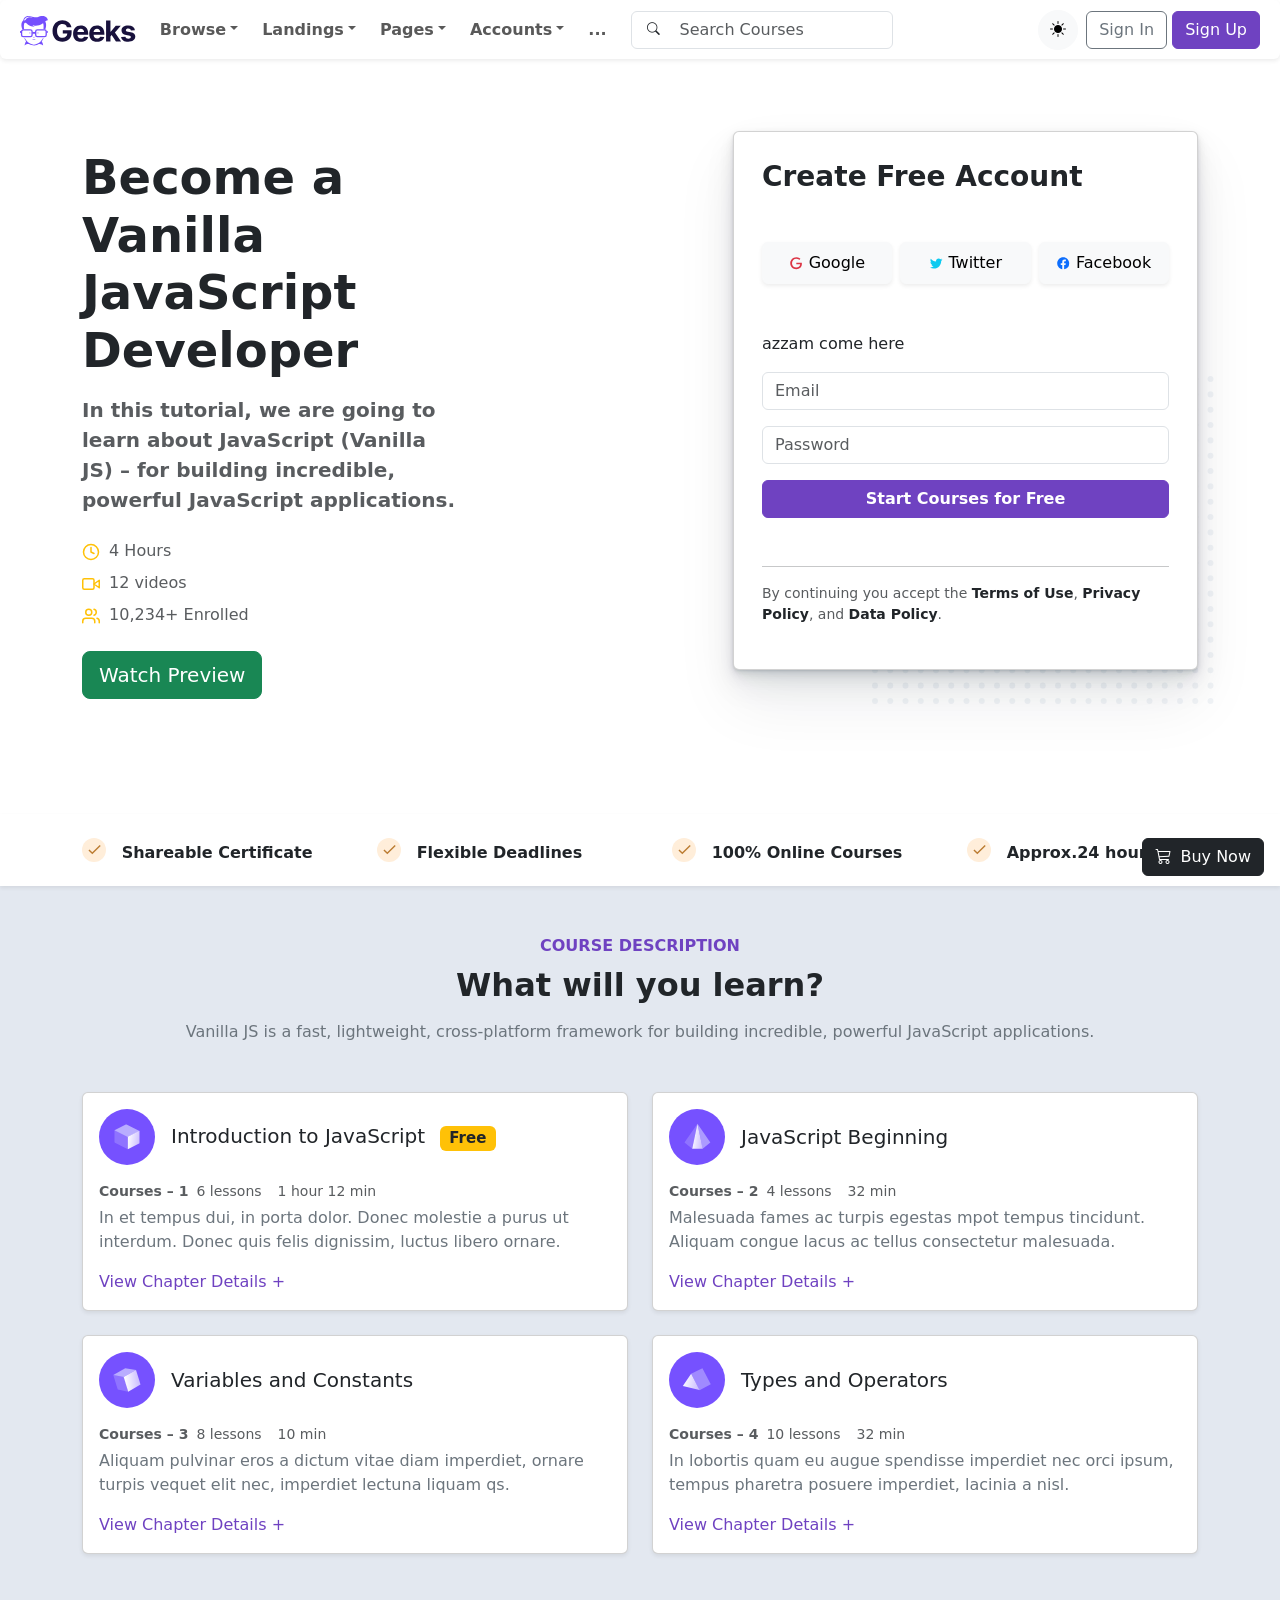
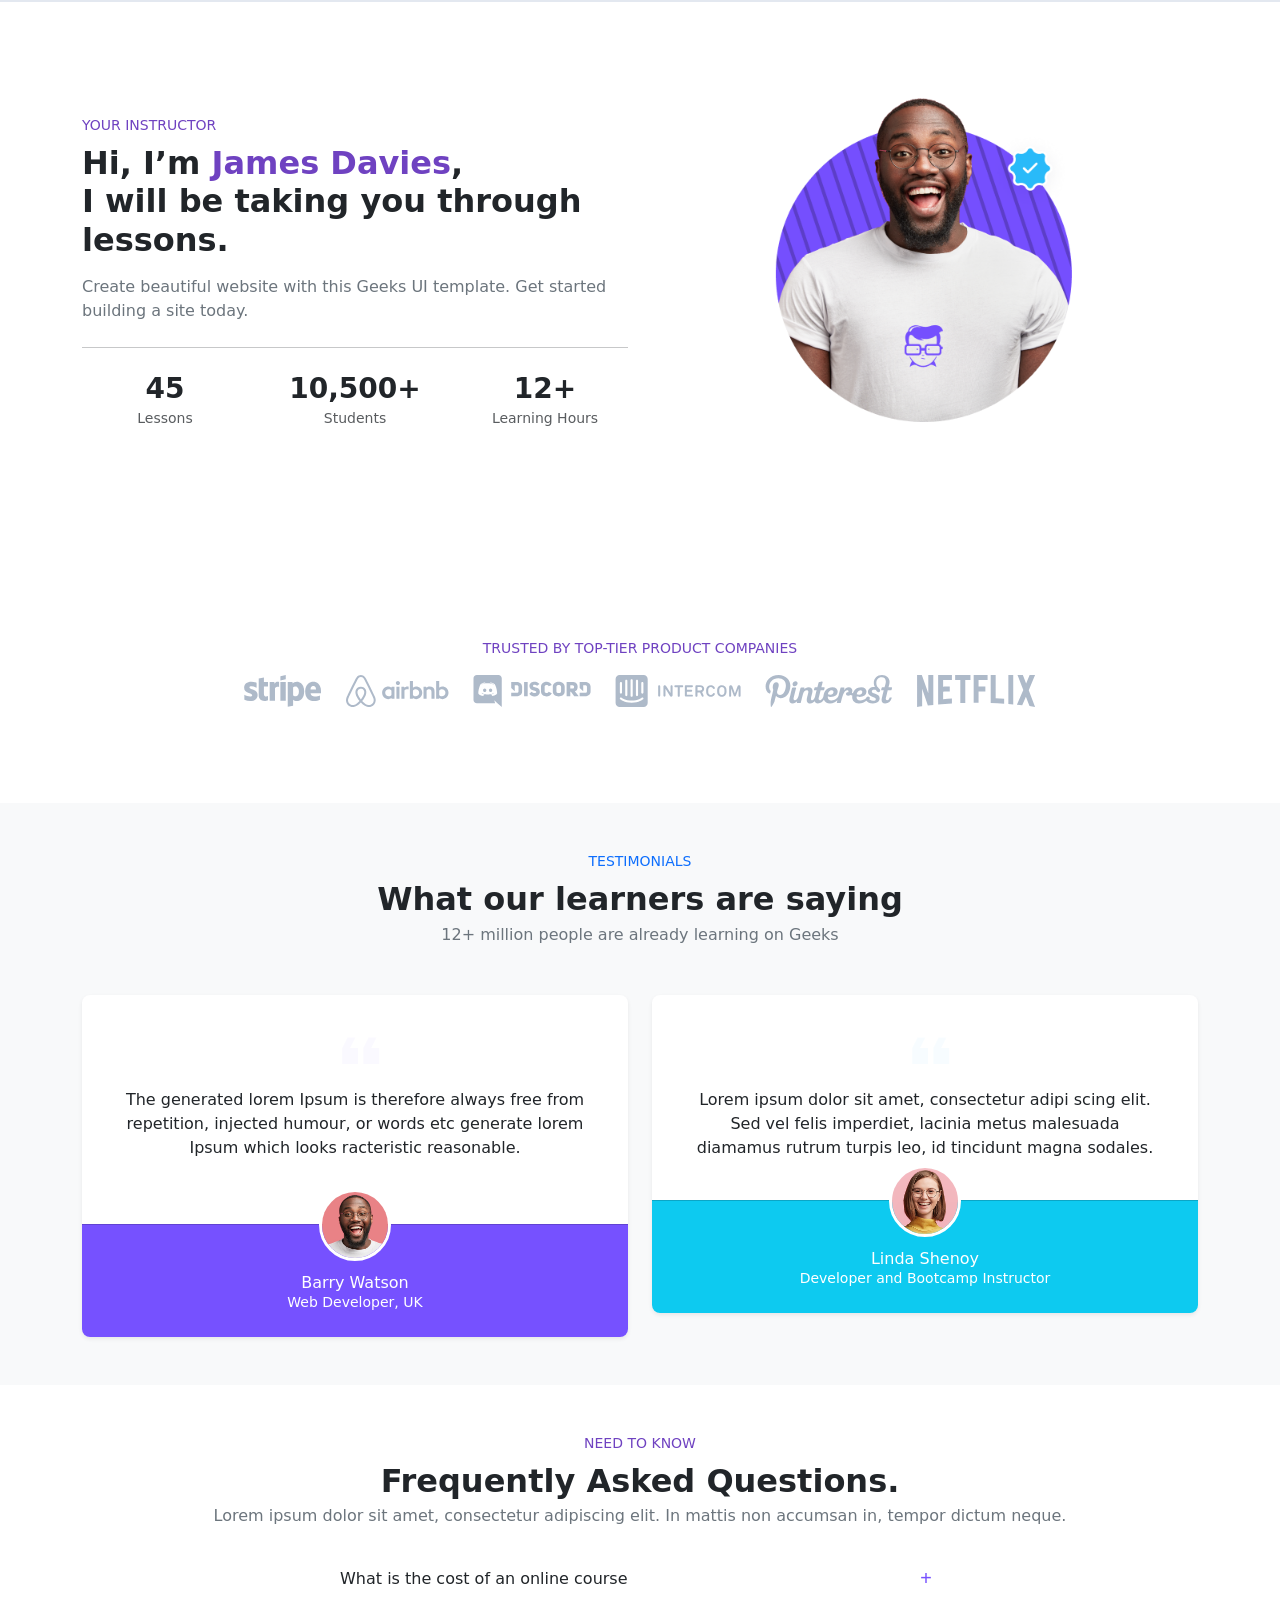
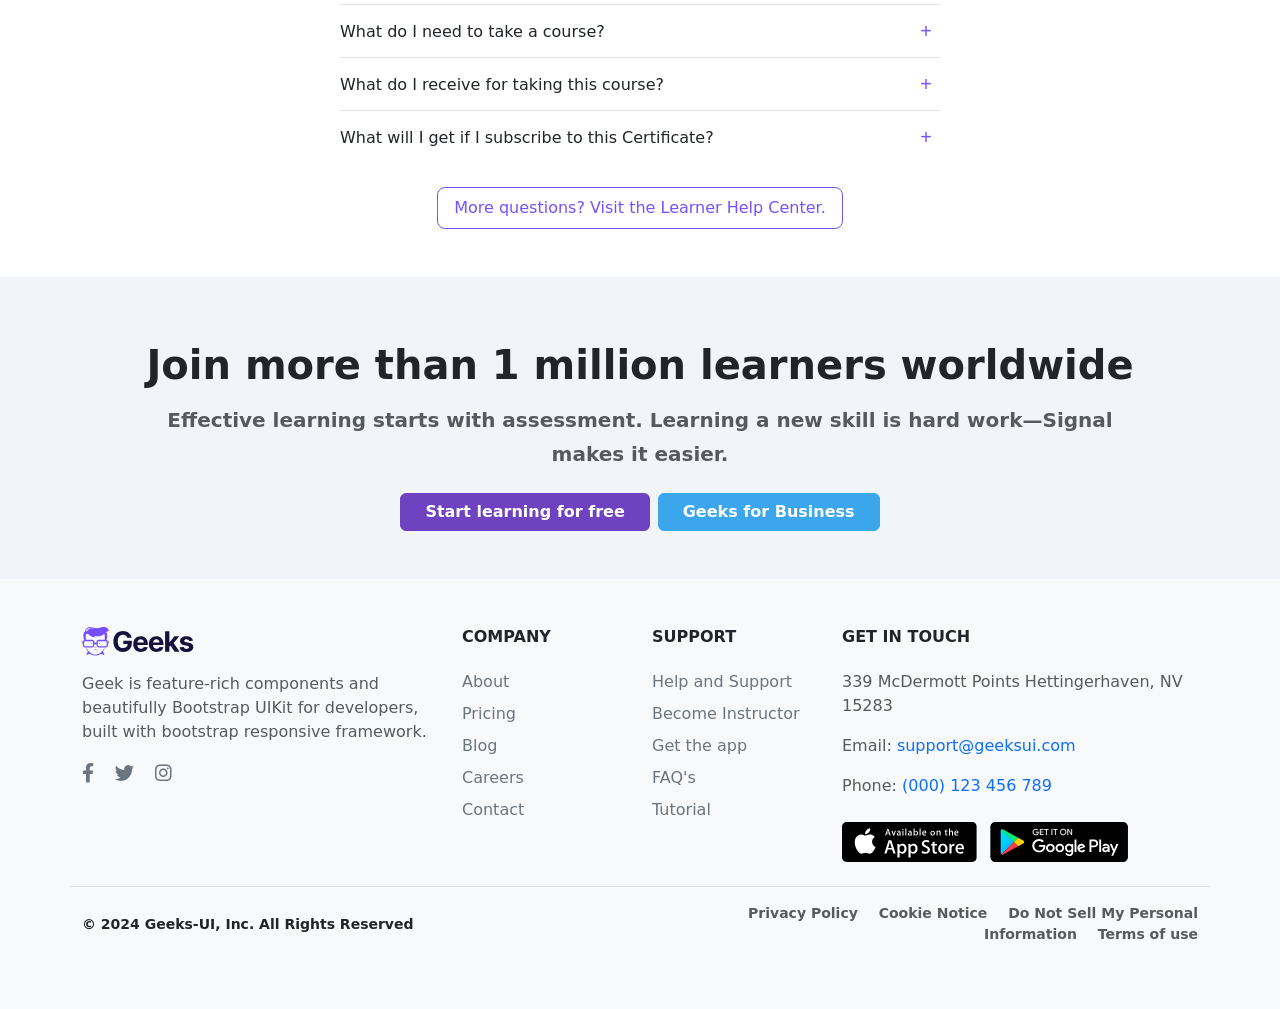
<file: index.html>
<!DOCTYPE html>
<html lang="en">
  <head>
    <meta charset="utf-8" />
    <meta name="viewport" content="width=device-width, initial-scale=1" />
    <link rel="icon" href="./images/favicon.png" />
    <link
      href="https://cdn.jsdelivr.net/npm/bootstrap@5.3.3/dist/css/bootstrap.min.css"
      rel="stylesheet"
      integrity="sha384-QWTKZyjpPEjISv5WaRU9OFeRpok6YctnYmDr5pNlyT2bRjXh0JMhjY6hW+ALEwIH"
      crossorigin="anonymous"
    />
    <link
      rel="stylesheet"
      href="https://cdnjs.cloudflare.com/ajax/libs/font-awesome/6.0.0-beta3/css/all.min.css"
    />
    <link
      rel="stylesheet"
      href="https://cdn.jsdelivr.net/npm/bootstrap-icons@1.11.3/font/bootstrap-icons.min.css"
    />

    <link rel="stylesheet" href="style.css" />

    <title>Geeks React</title>
  </head>
  <body class="m-0 h-100">
    <section>
      <nav
        class="navbar navbar-expand-lg navbar-light bg-white shadow-sm p-2 rounded mb-4"
      >
        <div class="container-fluid">
          <!-- Logo -->
          <a class="navbar-brand fw-bold" href="#">
            <img
              src="./images/logo.svg"
              alt="geeks logo"
              height="30"
              class="d-inline-block align-text-top"
            />
          </a>

          <!-- Toggler -->
          <button
            class="navbar-toggler collapsed"
            type="button"
            data-bs-toggle="collapse"
            data-bs-target="#mainNavbar"
            aria-controls="mainNavbar"
            aria-expanded="false"
            aria-label="Toggle navigation"
          >
            <span class="navbar-toggler-icon"> <span></span></span>
          </button>

          <!-- Menu -->
          <div class="collapse navbar-collapse" id="mainNavbar">
            <ul class="navbar-nav flex-column flex-lg-row gap-lg-2 fw-semibold">
              <!-- Dropdown: Browse -->
              <li class="nav-item dropdown">
                <a
                  class="nav-link dropdown-toggle"
                  href="#"
                  id="browseDropdown"
                  role="button"
                  data-bs-toggle="dropdown"
                  aria-expanded="false"
                  >Browse</a
                >

                <ul class="dropdown-menu" aria-labelledby="browseDropdown">
                  <li><a class="dropdown-item" href="#">Web Development</a></li>
                  <li><a class="dropdown-item" href="#">Design</a></li>
                  <li><a class="dropdown-item" href="#">Mobile App</a></li>
                  <li><a class="dropdown-item" href="#">IT Software</a></li>
                  <li><a class="dropdown-item" href="#">Marketing</a></li>
                  <li><a class="dropdown-item" href="#">Music</a></li>
                  <li><a class="dropdown-item" href="#">Life Style</a></li>
                  <li><a class="dropdown-item" href="#">Business</a></li>
                  <li><a class="dropdown-item" href="#">Photography</a></li>
                </ul>
              </li>

              <!-- Dropdown: Landings -->
              <li class="nav-item dropdown">
                <a
                  class="nav-link dropdown-toggle"
                  href="#"
                  id="landingDropdown"
                  role="button"
                  data-bs-toggle="dropdown"
                  aria-expanded="false"
                  >Landings</a
                >

                <ul class="dropdown-menu" aria-labelledby="landingDropdown">
                  <li>
                    <a class="dropdown-item disabled" href="#">LANDINGS</a>
                  </li>
                  <li><a class="dropdown-item" href="#">Mentor</a></li>
                  <li>
                    <a class="dropdown-item" href="#">Education</a>
                  </li>
                  <li>
                    <a class="dropdown-item" href="#">Home Academy</a>
                  </li>
                  <li>
                    <a class="dropdown-item" href="#">Courses</a>
                  </li>
                  <li>
                    <a class="dropdown-item" href="#">Lead Course</a>
                  </li>
                  <li>
                    <a class="dropdown-item" href="#">Request Access</a>
                  </li>
                  <li>
                    <a class="dropdown-item" href="#">SaaS</a>
                  </li>
                  <li>
                    <a class="dropdown-item" href="#">Job Listing</a>
                  </li>
                </ul>
              </li>

              <!-- Dropdown: Pages -->
              <li class="nav-item dropdown">
                <a
                  class="nav-link dropdown-toggle"
                  href="#"
                  id="pagesDropdown"
                  role="button"
                  data-bs-toggle="dropdown"
                  aria-expanded="false"
                  >Pages</a
                >
                <ul class="dropdown-menu" aria-labelledby="pagesDropdown">
                  <li>
                    <a class="dropdown-item" href="#">Courses</a>
                  </li>
                  <li>
                    <a class="dropdown-item" href="#">Paths</a>
                  </li>
                  <li>
                    <a class="dropdown-item" href="#">Blog</a>
                  </li>
                  <li>
                    <a class="dropdown-item" href="#">Career</a>
                  </li>
                  <li>
                    <a class="dropdown-item" href="#">Portfolio</a>
                  </li>
                  <li>
                    <a class="dropdown-item" href="#">Mentor</a>
                  </li>
                  <li>
                    <a class="dropdown-item" href="#">Job</a>
                  </li>
                  <li>
                    <a class="dropdown-item" href="#">Specialty</a>
                  </li>
                  <li><hr class="dropdown-divider" /></li>
                  <li>
                    <a class="dropdown-item" href="#">About</a>
                  </li>
                  <li>
                    <a class="dropdown-item" href="#">Help Center</a>
                  </li>
                  <li>
                    <a class="dropdown-item" href="#">Pricing</a>
                  </li>
                  <li>
                    <a class="dropdown-item" href="#">Compare Plan</a>
                  </li>
                  <li>
                    <a class="dropdown-item" href="#">Contact</a>
                  </li>
                </ul>
              </li>

              <!-- Dropdown: Accounts -->
              <li class="nav-item dropdown">
                <a
                  class="nav-link dropdown-toggle"
                  href="#"
                  id="accountsDropdown"
                  role="button"
                  data-bs-toggle="dropdown"
                  aria-expanded="false"
                  >Accounts</a
                >
                <ul class="dropdown-menu" aria-labelledby="accountsDropdown">
                  <li>
                    <a class="dropdown-item disabled" href="#">Accounts</a>
                  </li>
                  <li>
                    <a class="dropdown-item" href="#">Instructor</a>
                  </li>
                  <li>
                    <a class="dropdown-item" href="#">Students</a>
                  </li>
                  <li>
                    <a class="dropdown-item" href="#">Admin</a>
                  </li>
                  <li><hr class="dropdown-divider" /></li>
                  <li>
                    <a class="dropdown-item" href="#">Sign In</a>
                  </li>

                  <li>
                    <a class="dropdown-item" href="#">Sign Up</a>
                  </li>
                  <li>
                    <a class="dropdown-item" href="#">Forgot Password</a>
                  </li>
                  <li>
                    <a class="dropdown-item" href="#">Edit Profile</a>
                  </li>
                  <li>
                    <a class="dropdown-item" href="#">Security</a>
                  </li>
                  <li>
                    <a class="dropdown-item" href="#">Social Profiles</a>
                  </li>
                  <li>
                    <a class="dropdown-item" href="#">Notifications</a>
                  </li>
                  <li>
                    <a class="dropdown-item" href="#">Privacy Settings</a>
                  </li>
                  <li>
                    <a class="dropdown-item" href="#">Delete Profile</a>
                  </li>
                  <li>
                    <a class="dropdown-item" href="#">Linked Accounts</a>
                  </li>
                </ul>
              </li>

              <!-- Dropdown: ... -->
              <li class="nav-item dropdown">
                <a
                  class="nav-link"
                  href="#"
                  id="moreDropdown"
                  role="button"
                  data-bs-toggle="dropdown"
                  aria-expanded="false"
                  >...</a
                >
                <ul class="dropdown-menu" aria-labelledby="moreDropdown">
                  <li>
                    <a class="dropdown-item" href="#">
                      <div>Documentation</div>
                      <small class="text-muted"
                        >Browse the all documentation</small
                      >
                    </a>
                  </li>
                  <li>
                    <a class="dropdown-item" href="#">
                      <div>
                        Snippets <span class="custom-bg-blue">New</span>
                      </div>
                      <small class="text-muted">Bunch of Snippet</small>
                    </a>
                  </li>
                  <li>
                    <a class="dropdown-item" href="#">
                      <div>Changelog v3.0.0</div>
                      <small class="text-muted">See what's new</small>
                    </a>
                  </li>
                </ul>
              </li>
            </ul>

            <!-- Search -->
            <form class="d-flex mt-3 mt-lg-0 ms-lg-3 position-relative">
              <i
                class="bi bi-search position-absolute top-50 start-0 translate-middle-y ms-3"
                style="font-size: 0.8rem"
              ></i>
              <input
                class="form-control ps-5"
                type="search"
                placeholder="Search Courses"
                aria-label="Search"
              />
            </form>

            <!-- Buttons -->
            <!-- Top layout: shown only on lg and larger screens -->
            <div
              class="d-none d-lg-flex flex-row flex-lg-row align-items-start align-items-lg-center mt-3 mt-lg-0 ms-lg-auto gap-2"
            >
              <button
                class="btn btn-light rounded-circle d-flex justify-content-center align-items-center"
                style="width: 40px; height: 40px"
              >
                <i class="bi bi-sun-fill"></i>
              </button>
              <div>
                <a href="#" class="btn btn-outline-secondary">Sign In</a>
                <a href="#" class="btn text-white custom-btn-purple">Sign Up</a>
              </div>
            </div>

            <!-- Mobile layout: shown only on screens smaller than lg -->
            <div
              class="d-flex flex-row d-lg-none justify-content-between align-items-center w-100 mt-3 mt-lg-0"
            >
              <!-- Left side: Sun button -->
              <button
                class="btn btn-light rounded-circle d-flex justify-content-center align-items-center"
                style="width: 40px; height: 40px"
              >
                <i class="bi bi-sun-fill"></i>
              </button>

              <!-- Right side: Sign In / Sign Up -->
              <div>
                <a href="#" class="btn btn-outline-secondary">Sign In</a>
                <a href="#" class="btn text-white custom-btn-purple">Sign Up</a>
              </div>
            </div>
          </div>
        </div>
      </nav>
    </section>
    <section class="py-5">
      <div class="container">
        <div class="d-lg-flex g-4 align-items-center">
          <div class="d-flex justify-content-center justify-content-lg-start">
            <div class="col-lg-7 text-center text-lg-start">
              <h1 class="display-5 fw-bold mb-3 ls-sm">
                Become a Vanilla
                <br />JavaScript Developer
              </h1>
              <p class="lead mb-4 text-muted fw-semibold">
                In this tutorial, we are going to learn about JavaScript
                (Vanilla JS) – for building incredible, powerful JavaScript
                applications.
              </p>
              <ul class="list-unstyled mb-4">
                <li class="mb-2">
                  <svg
                    xmlns="http://www.w3.org/2000/svg"
                    width="18"
                    height="18"
                    viewBox="0 0 24 24"
                    fill="none"
                    stroke="currentColor"
                    stroke-width="2"
                    stroke-linecap="round"
                    stroke-linejoin="round"
                    class="me-1 text-warning"
                  >
                    <circle cx="12" cy="12" r="10"></circle>
                    <polyline points="12 6 12 12 16 14"></polyline>
                  </svg>
                  <a class="text-muted me-2">4 Hours</a>
                </li>

                <li class="mb-2">
                  <svg
                    xmlns="http://www.w3.org/2000/svg"
                    width="18"
                    height="18"
                    viewBox="0 0 24 24"
                    fill="none"
                    stroke="currentColor"
                    stroke-width="2"
                    stroke-linecap="round"
                    stroke-linejoin="round"
                    class="me-1 text-warning"
                  >
                    <polygon points="23 7 16 12 23 17 23 7"></polygon>
                    <rect
                      x="1"
                      y="5"
                      width="15"
                      height="14"
                      rx="2"
                      ry="2"
                    ></rect>
                  </svg>
                  <a class="text-muted me-2">12 videos</a>
                </li>

                <li class="mb-2">
                  <svg
                    xmlns="http://www.w3.org/2000/svg"
                    width="18"
                    height="18"
                    viewBox="0 0 24 24"
                    fill="none"
                    stroke="currentColor"
                    stroke-width="2"
                    stroke-linecap="round"
                    stroke-linejoin="round"
                    class="me-1 text-warning"
                  >
                    <path d="M17 21v-2a4 4 0 0 0-4-4H5a4 4 0 0 0-4 4v2"></path>
                    <circle cx="9" cy="7" r="4"></circle>
                    <path d="M23 21v-2a4 4 0 0 0-3-3.87"></path>
                    <path d="M16 3.13a4 4 0 0 1 0 7.75"></path>
                  </svg>
                  <a class="text-muted me-2">10,234+ Enrolled</a>
                </li>
              </ul>
              <a href="#" class="btn btn-success btn-lg mb-5">Watch Preview</a>
            </div>
          </div>

          <div class="col-lg-5">
            <div class="card smooth-shadow-md p-4 z-1">
              <div class="card-body p-1">
                <h3 class="card-title fw-bold mb-5">Create Free Account</h3>

                <!-- use row-cols-3 so 3 equal cols regardless of minor parent-width changes -->
                <div class="row row-cols-3 gx-2 mb-5">
                  <div class="col">
                    <button
                      type="button"
                      class="btn btn-light shadow-sm w-100 btn-social p-2"
                    >
                      <svg
                        viewBox="0 0 24 24"
                        style="width: 0.9rem; height: 0.9rem"
                        role="presentation"
                        class="text-danger"
                      >
                        <path
                          d="M21.35,11.1H12.18V13.83H18.69C18.36,17.64 15.19,19.27 12.19,19.27C8.36,19.27 5,16.25 5,12C5,7.9 8.2,4.73 12.2,4.73C15.29,4.73 17.1,6.7 17.1,6.7L19,4.72C19,4.72 16.56,2 12.1,2C6.42,2 2.03,6.8 2.03,12C2.03,17.05 6.16,22 12.25,22C17.6,22 21.5,18.33 21.5,12.91C21.5,11.76 21.35,11.1 21.35,11.1V11.1Z"
                          style="fill: currentcolor"
                        ></path>
                      </svg>
                      Google
                    </button>
                  </div>
                  <div class="col">
                    <button
                      type="button"
                      class="btn btn-light shadow-sm w-100 btn-social p-2"
                    >
                      <svg
                        viewBox="0 0 24 24"
                        style="width: 0.9rem; height: 0.9rem"
                        role="presentation"
                        class="text-info"
                      >
                        <path
                          d="M22.46,6C21.69,6.35 20.86,6.58 20,6.69C20.88,6.16 21.56,5.32 21.88,4.31C21.05,4.81 20.13,5.16 19.16,5.36C18.37,4.5 17.26,4 16,4C13.65,4 11.73,5.92 11.73,8.29C11.73,8.63 11.77,8.96 11.84,9.27C8.28,9.09 5.11,7.38 3,4.79C2.63,5.42 2.42,6.16 2.42,6.94C2.42,8.43 3.17,9.75 4.33,10.5C3.62,10.5 2.96,10.3 2.38,10C2.38,10 2.38,10 2.38,10.03C2.38,12.11 3.86,13.85 5.82,14.24C5.46,14.34 5.08,14.39 4.69,14.39C4.42,14.39 4.15,14.36 3.89,14.31C4.43,16 6,17.26 7.89,17.29C6.43,18.45 4.58,19.13 2.56,19.13C2.22,19.13 1.88,19.11 1.54,19.07C3.44,20.29 5.7,21 8.12,21C16,21 20.33,14.46 20.33,8.79C20.33,8.6 20.33,8.42 20.32,8.23C21.16,7.63 21.88,6.87 22.46,6Z"
                          style="fill: currentcolor"
                        ></path>
                      </svg>
                      Twitter
                    </button>
                  </div>
                  <div class="col">
                    <button
                      type="button"
                      class="btn btn-light shadow-sm w-100 btn-social p-2"
                    >
                      <svg
                        viewBox="0 0 24 24"
                        style="width: 0.9rem; height: 0.9rem"
                        role="presentation"
                        class="text-primary"
                      >
                        <path
                          d="M12 2.04C6.5 2.04 2 6.53 2 12.06C2 17.06 5.66 21.21 10.44 21.96V14.96H7.9V12.06H10.44V9.85C10.44 7.34 11.93 5.96 14.22 5.96C15.31 5.96 16.45 6.15 16.45 6.15V8.62H15.19C13.95 8.62 13.56 9.39 13.56 10.18V12.06H16.34L15.89 14.96H13.56V21.96A10 10 0 0 0 22 12.06C22 6.53 17.5 2.04 12 2.04Z"
                          style="fill: currentcolor"
                        ></path>
                      </svg>
                      Facebook
                    </button>
                  </div>
                </div>

                <p>azzam come here</p>

                <form>
                  <div class="mb-3">
                    <input
                      type="email"
                      class="form-control"
                      id="email"
                      placeholder="Email"
                    />
                  </div>
                  <div class="mb-3">
                    <input
                      type="password"
                      class="form-control"
                      id="password"
                      placeholder="Password"
                    />
                  </div>
                  <div class="d-grid mb-5">
                    <button
                      type="submit"
                      class="btn btn-primary fw-bold custom-btn-purple"
                    >
                      Start Courses for Free
                    </button>
                  </div>
                </form>

                <hr />
                <p class="small text-muted mt-3">
                  By continuing you accept the
                  <a href="#" class="text-decoration-none fw-semibold text-dark"
                    >Terms of Use</a
                  >,
                  <a href="#" class="text-decoration-none fw-semibold text-dark"
                    >Privacy Policy</a
                  >, and
                  <a href="#" class="text-decoration-none fw-semibold text-dark"
                    >Data Policy</a
                  >.
                </p>
              </div>
            </div>

            <section class="position-relative py-5">
              <div class="position-relative">
                <div
                  class="position-absolute bottom-0 d-none d-md-block"
                  style="right: -1rem"
                >
                  <img
                    src="./images/dotted shadow.svg"
                    alt=""
                    class="opacity-25"
                  />
                </div>
              </div>
            </section>
          </div>
        </div>
      </div>
    </section>
    <section class="py-4 shadow-sm position-relative bg-white">
      <div class="container">
        <div class="d-lg-flex gap-3">
          <div class="col-lg-3 col-md-6 col-sm-12">
            <div class="text-dark fw-semi-bold lh-1 fs-4 mb-3 mb-lg-0">
              <span
                class="d-inline-flex justify-content-center align-items-center rounded-circle bg-light-warning text-dark-warning me-2"
                style="width: 24px; height: 24px"
              >
                <svg
                  viewBox="0 0 24 24"
                  style="width: 1.05rem; height: 1.05rem"
                  role="presentation"
                >
                  <path
                    d="M21,7L9,19L3.5,13.5L4.91,12.09L9,16.17L19.59,5.59L21,7Z"
                    fill="currentColor"
                  ></path>
                </svg>
              </span>

              <span class="fs-6 fw-semibold">Shareable Certificate</span>
            </div>
          </div>
          <div class="col-lg-3 col-md-6 col-sm-12">
            <div class="text-dark fw-semi-bold lh-1 fs-4 mb-3 mb-lg-0">
              <span
                class="d-inline-flex justify-content-center align-items-center rounded-circle bg-light-warning text-dark-warning me-2"
                style="width: 24px; height: 24px"
              >
                <svg
                  viewBox="0 0 24 24"
                  style="width: 1.05rem; height: 1.05rem"
                  role="presentation"
                >
                  <path
                    d="M21,7L9,19L3.5,13.5L4.91,12.09L9,16.17L19.59,5.59L21,7Z"
                    fill="currentColor"
                  ></path>
                </svg>
              </span>

              <span class="fs-6 fw-semibold">Flexible Deadlines</span>
            </div>
          </div>
          <div class="col-lg-3 col-md-6 col-sm-12">
            <div class="text-dark fw-semi-bold lh-1 fs-4 mb-3 mb-lg-0">
              <span
                class="d-inline-flex justify-content-center align-items-center rounded-circle bg-light-warning text-dark-warning me-2"
                style="width: 24px; height: 24px"
              >
                <svg
                  viewBox="0 0 24 24"
                  style="width: 1.05rem; height: 1.05rem"
                  role="presentation"
                >
                  <path
                    d="M21,7L9,19L3.5,13.5L4.91,12.09L9,16.17L19.59,5.59L21,7Z"
                    fill="currentColor"
                  ></path>
                </svg>
              </span>

              <span class="fs-6 fw-semibold">100% Online Courses</span>
            </div>
          </div>
          <div class="col-lg-3 col-md-6 col-sm-12">
            <div class="text-dark fw-semi-bold lh-1 fs-4 mb-3 mb-lg-0">
              <span
                class="d-inline-flex justify-content-center align-items-center rounded-circle bg-light-warning text-dark-warning me-2"
                style="width: 24px; height: 24px"
              >
                <svg
                  viewBox="0 0 24 24"
                  style="width: 1.05rem; height: 1.05rem"
                  role="presentation"
                >
                  <path
                    d="M21,7L9,19L3.5,13.5L4.91,12.09L9,16.17L19.59,5.59L21,7Z"
                    fill="currentColor"
                  ></path>
                </svg>
              </span>

              <span class="fs-6 fw-semibold">Approx.24 hours</span>
            </div>
          </div>
        </div>
      </div>
    </section>

    <section class="py-5" style="background-color: #e3e8f0">
      <div class="container">
        <!-- Header -->
        <p
          class="text-center text-uppercase custom-text-purple mb-2 small fs-6 fw-semibold"
        >
          Course Description
        </p>
        <h2 class="text-center fw-bold mb-3">What will you learn?</h2>
        <p class="text-center text-secondary mb-5">
          Vanilla JS is a fast, lightweight, cross-platform framework for
          building incredible, powerful JavaScript applications.
        </p>

        <!-- Cards Grid -->
        <div class="row row-cols-1 row-cols-md-2 g-4">
          <!-- Card 1 -->
          <div class="col">
            <div class="card h-100 shadow-sm">
              <div class="card-body">
                <div class="d-flex align-items-center mb-3">
                  <div class="icon-circle me-3">
                    <img
                      src="./images/java-intro.svg"
                      alt=""
                      style="width: 60px; height: 60px"
                    />
                  </div>
                  <h5 class="card-title mb-0">
                    Introduction to JavaScript
                    <span class="badge bg-warning text-dark ms-2">Free</span>
                  </h5>
                </div>
                <p class="text-muted small mb-1">
                  <strong>Courses – 1</strong><span class="mx-2">6 lessons</span
                  ><span class="mx-2">1 hour 12 min</span>
                </p>
                <p class="text-secondary mb-3">
                  In et tempus dui, in porta dolor. Donec molestie a purus ut
                  interdum. Donec quis felis dignissim, luctus libero ornare.
                </p>
                <a href="#" class="custom-text-purple text-decoration-none"
                  >View Chapter Details +</a
                >
              </div>
            </div>
          </div>

          <!-- Card 2 -->
          <div class="col">
            <div class="card h-100 shadow-sm">
              <div class="card-body">
                <div class="d-flex align-items-center mb-3">
                  <div class="icon-circle me-3">
                    <img
                      src="./images/javascript.svg"
                      alt=""
                      style="width: 60px; height: 60px"
                    />
                  </div>
                  <h5 class="card-title mb-0">JavaScript Beginning</h5>
                </div>
                <p class="text-muted small mb-1">
                  <strong>Courses – 2</strong><span class="mx-2">4 lessons</span
                  ><span class="mx-2">32 min</span>
                </p>
                <p class="text-secondary mb-3">
                  Malesuada fames ac turpis egestas mpot tempus tincidunt.
                  Aliquam congue lacus ac tellus consectetur malesuada.
                </p>
                <a href="#" class="custom-text-purple text-decoration-none"
                  >View Chapter Details +</a
                >
              </div>
            </div>
          </div>

          <!-- Card 3 -->
          <div class="col">
            <div class="card h-100 shadow-sm">
              <div class="card-body">
                <div class="d-flex align-items-center mb-3">
                  <div class="icon-circle me-3">
                    <img
                      src="./images/Variables-Constants.svg"
                      alt=""
                      style="width: 60px; height: 60px"
                    />
                  </div>
                  <h5 class="card-title mb-0">Variables and Constants</h5>
                </div>
                <p class="text-muted small mb-1">
                  <strong>Courses – 3</strong><span class="mx-2">8 lessons</span
                  ><span class="mx-2">10 min</span>
                </p>
                <p class="text-secondary mb-3">
                  Aliquam pulvinar eros a dictum vitae diam imperdiet, ornare
                  turpis vequet elit nec, imperdiet lectuna liquam qs.
                </p>
                <a href="#" class="custom-text-purple text-decoration-none"
                  >View Chapter Details +</a
                >
              </div>
            </div>
          </div>

          <!-- Card 4 -->
          <div class="col">
            <div class="card h-100 shadow-sm">
              <div class="card-body">
                <div class="d-flex align-items-center mb-3">
                  <div class="icon-circle me-3">
                    <img
                      src="./images/Types-Operators.svg"
                      alt=""
                      style="width: 60px; height: 60px"
                    />
                  </div>
                  <h5 class="card-title mb-0">Types and Operators</h5>
                </div>
                <p class="text-muted small mb-1">
                  <strong>Courses – 4</strong
                  ><span class="mx-2">10 lessons</span
                  ><span class="mx-2">32 min</span>
                </p>
                <p class="text-secondary mb-3">
                  In lobortis quam eu augue spendisse imperdiet nec orci ipsum,
                  tempus pharetra posuere imperdiet, lacinia a nisl.
                </p>
                <a href="#" class="custom-text-purple text-decoration-none"
                  >View Chapter Details +</a
                >
              </div>
            </div>
          </div>
        </div>
      </div>
    </section>

    <!-- Instructor Section (double padding) -->
    <section style="padding: 6rem 0">
      <div class="container">
        <div class="row align-items-center">
          <!-- Text Column -->
          <div class="col-md-6">
            <p class="text-uppercase custom-text-purple small mb-2">
              Your Instructor
            </p>
            <h2 class="fw-bold mb-3">
              Hi, I’m
              <span class="custom-text-purple">James Davies</span>,<br />
              I will be taking you through lessons.
            </h2>
            <p class="text-secondary mb-4">
              Create beautiful website with this Geeks UI template. Get started
              building a site today.
            </p>
            <hr />
            <div class="row text-center mt-4">
              <div class="col">
                <h3 class="fw-bold mb-0">45</h3>
                <small class="text-muted">Lessons</small>
              </div>
              <div class="col">
                <h3 class="fw-bold mb-0">10,500+</h3>
                <small class="text-muted">Students</small>
              </div>
              <div class="col">
                <h3 class="fw-bold mb-0">12+</h3>
                <small class="text-muted">Learning Hours</small>
              </div>
            </div>
          </div>

          <!-- Image Column -->
          <div class="col-md-6 text-center">
            <img
              src="./images/male with logo.png"
              alt="Instructor"
              class="img-fluid mb-4"
              style="max-width: 300px"
            />
          </div>
        </div>
      </div>
    </section>

    <!-- Trusted Logos Section (double padding) -->
    <section style="padding: 6rem 0">
      <div class="container">
        <p class="text-center text-uppercase custom-text-purple small mb-3">
          Trusted by top-tier product companies
        </p>
        <div class="d-flex justify-content-center flex-wrap gap-4">
          <img
            src="./images/stripe.svg"
            alt="Stripe"
            style="height: 32px"
            class="opacity-75"
          />
          <img
            src="./images/airbnb.svg"
            alt="Airbnb"
            style="height: 32px"
            class="opacity-75"
          />
          <img
            src="./images/discord.svg"
            alt="Discord"
            style="height: 32px"
            class="opacity-75"
          />
          <img
            src="./images/intercom.svg"
            alt="Intercom"
            style="height: 32px"
            class="opacity-75"
          />
          <img
            src="./images/pintrest.svg"
            alt="Pinterest"
            style="height: 32px"
            class="opacity-75"
          />
          <img
            src="./images/netflex.svg"
            alt="Netflix"
            style="height: 32px"
            class="opacity-75"
          />
        </div>
      </div>
    </section>
    <!-- Testimonial Section -->
    <!-- Testimonial Section -->
    <section class="py-5 bg-light">
      <div class="container">
        <!-- Section Header -->
        <p class="text-center text-uppercase text-primary small mb-2">
          Testimonials
        </p>
        <h2 class="text-center fw-bold mb-1">What our learners are saying</h2>
        <p class="text-center text-secondary mb-5">
          12+ million people are already learning on Geeks
        </p>

        <div class="row g-4">
          <!-- Card 1 -->
          <div class="col-md-6">
            <div class="card testimonial-card shadow-sm">
              <div class="card-body pt-4">
                <div class="text-center mb-3">
                  <!-- Quote icon -->
                  <svg
                    xmlns="http://www.w3.org/2000/svg"
                    width="3.3rem"
                    height="3.3rem"
                    role="presentation"
                    fill="currentColor"
                    class="text-secondary opacity-25"
                    style="fill: #ede9ff"
                    viewBox="0 0 20 20"
                  >
                    <path
                      d="M10,7L8,11H11V17H5V11L7,7H10M18,7L16,11H19V17H13V11L15,7H18Z"
                    />
                    />
                  </svg>
                </div>
                <p class="text-center text-dark mb-5 px-4">
                  The generated lorem Ipsum is therefore always free from
                  repetition, injected humour, or words etc generate lorem Ipsum
                  which looks racteristic reasonable.
                </p>
              </div>
              <div
                class="card-footer bg-purple text-white text-center pt-5 pb-4 position-relative"
              >
                <img
                  src="./images/male-human.jpg"
                  alt="Barry Watson"
                  class="avatar"
                />
                <h6 class="mb-0">Barry Watson</h6>
                <small class="d-block">Web Developer, UK</small>
              </div>
            </div>
          </div>

          <!-- Card 2 -->
          <div class="col-md-6">
            <div class="card testimonial-card shadow-sm">
              <div class="card-body pt-4">
                <div class="text-center mb-3">
                  <!-- Quote icon -->
                  <svg
                    xmlns="http://www.w3.org/2000/svg"
                    width="3.3rem"
                    height="3.3rem"
                    role="presentation"
                    fill="currentColor"
                    class="text-secondary opacity-25"
                    style="fill: #e3f6ff"
                    viewBox="0 0 20 20"
                  >
                    <path
                      d="M10,7L8,11H11V17H5V11L7,7H10M18,7L16,11H19V17H13V11L15,7H18Z"
                    />
                    />
                  </svg>
                </div>
                <p class="text-center text-dark mb-4 px-4">
                  Lorem ipsum dolor sit amet, consectetur adipi scing elit. Sed
                  vel felis imperdiet, lacinia metus malesuada diamamus rutrum
                  turpis leo, id tincidunt magna sodales.
                </p>
              </div>
              <div
                class="card-footer bg-info text-white text-center pt-5 pb-4 position-relative"
              >
                <img
                  src="./images/female-human.jpg"
                  alt="Linda Shenoy"
                  class="avatar"
                />
                <h6 class="mb-0">Linda Shenoy</h6>
                <small class="d-block">Developer and Bootcamp Instructor</small>
              </div>
            </div>
          </div>
        </div>
      </div>
    </section>
    <section class="py-5">
      <div class="container">
        <!-- Section Header -->
        <p class="text-center text-uppercase custom-text-purple small mb-2">
          Need to know
        </p>
        <h2 class="text-center fw-bold mb-1">Frequently Asked Questions.</h2>
        <p class="text-center text-secondary mb-4">
          Lorem ipsum dolor sit amet, consectetur adipiscing elit. In mattis non
          accumsan in, tempor dictum neque.
        </p>

        <!-- FAQ Accordion (center & limit width) -->
        <div class="mx-auto" style="max-width: 600px">
          <div class="accordion accordion-flush" id="faqAccordion">
            <!-- Q1 -->
            <div class="accordion-item border-0 border-bottom">
              <h2 class="accordion-header" id="headingOne">
                <button
                  class="accordion-button collapsed px-0 py-3"
                  type="button"
                  data-bs-toggle="collapse"
                  data-bs-target="#collapseOne"
                  aria-expanded="false"
                  aria-controls="collapseOne"
                >
                  What is the cost of an online course
                </button>
              </h2>
              <div
                id="collapseOne"
                class="accordion-collapse collapse"
                aria-labelledby="headingOne"
                data-bs-parent="#faqAccordion"
              >
                <div class="accordion-body px-0 pb-3">
                  Create beautiful website with this Geeks UI template. Get
                  started building a site today.
                </div>
              </div>
            </div>

            <!-- Q2 -->
            <div class="accordion-item border-0 border-bottom">
              <h2 class="accordion-header" id="headingTwo">
                <button
                  class="accordion-button collapsed px-0 py-3"
                  type="button"
                  data-bs-toggle="collapse"
                  data-bs-target="#collapseTwo"
                  aria-expanded="false"
                  aria-controls="collapseTwo"
                >
                  What do I need to take a course?
                </button>
              </h2>
              <div
                id="collapseTwo"
                class="accordion-collapse collapse"
                aria-labelledby="headingTwo"
                data-bs-parent="#faqAccordion"
              >
                <div class="accordion-body px-0 pb-3">
                  Leggings occaecat craft beer farm-to-table, raw denim
                  aesthetic synth nesciunt you probably haven’t heard of them
                  accusamus labore sustainable VHS.
                </div>
              </div>
            </div>

            <!-- Q3 -->
            <div class="accordion-item border-0 border-bottom">
              <h2 class="accordion-header" id="headingThree">
                <button
                  class="accordion-button collapsed px-0 py-3"
                  type="button"
                  data-bs-toggle="collapse"
                  data-bs-target="#collapseThree"
                  aria-expanded="false"
                  aria-controls="collapseThree"
                >
                  What do I receive for taking this course?
                </button>
              </h2>
              <div
                id="collapseThree"
                class="accordion-collapse collapse"
                aria-labelledby="headingThree"
                data-bs-parent="#faqAccordion"
              >
                <div class="accordion-body px-0 pb-3">
                  Anim pariatur cliche reprehenderit, enim eiusmod high life
                  accusamus terry richardson ad squid. 3 wolf moon officia aute,
                  non cupidatat skateboard dolor brunch. Food truck quinoa
                  nesciunt laborum eiusmod.
                </div>
              </div>
            </div>

            <!-- Q4 -->
            <div class="accordion-item border-0">
              <h2 class="accordion-header" id="headingFour">
                <button
                  class="accordion-button collapsed px-0 py-3"
                  type="button"
                  data-bs-toggle="collapse"
                  data-bs-target="#collapseFour"
                  aria-expanded="false"
                  aria-controls="collapseFour"
                >
                  What will I get if I subscribe to this Certificate?
                </button>
              </h2>
              <div
                id="collapseFour"
                class="accordion-collapse collapse"
                aria-labelledby="headingFour"
                data-bs-parent="#faqAccordion"
              >
                <div class="accordion-body px-0 pb-3">
                  Anim pariatur cliche reprehenderit, enim eiusmod high life
                  accusamus terry richardson ad squid. 3 wolf moon officia aute,
                  non cupidatat skateboard dolor brunch. Food truck quinoa
                  nesciunt laborum eiusmod.
                </div>
              </div>
            </div>
          </div>

          <!-- Help Center Link -->
          <div class="text-center mt-4">
            <a href="#" class="btn btn-outline custom-btn-outline-purple">
              More questions? Visit the Learner Help Center.
            </a>
          </div>
        </div>
      </div>
    </section>

    <!-- <section class="py-5 bg-light">
      <div class="container">
        <h2 class="text-center fw-bold mb-5">Frequently Asked Questions</h2>
        <div class="accordion" id="faqAccordion">
          <div class="accordion-item">
            <h2 class="accordion-header" id="headingOne">
              <button
                class="accordion-button collapsed"
                type="button"
                data-bs-toggle="collapse"
                data-bs-target="#collapseOne"
                aria-expanded="false"
                aria-controls="collapseOne"
              >
                Is this course beginner friendly?
              </button>
            </h2>
            <div
              id="collapseOne"
              class="accordion-collapse collapse"
              aria-labelledby="headingOne"
              data-bs-parent="#faqAccordion"
            >
              <div class="accordion-body">
                Yes! This course is designed for absolute beginners with no
                prior JavaScript knowledge, as well as those looking to refresh
                their skills. We start from the very basics.
              </div>
            </div>
          </div>
          <div class="accordion-item">
            <h2 class="accordion-header" id="headingTwo">
              <button
                class="accordion-button collapsed"
                type="button"
                data-bs-toggle="collapse"
                data-bs-target="#collapseTwo"
                aria-expanded="false"
                aria-controls="collapseTwo"
              >
                Do I get a certificate after completion?
              </button>
            </h2>
            <div
              id="collapseTwo"
              class="accordion-collapse collapse"
              aria-labelledby="headingTwo"
              data-bs-parent="#faqAccordion"
            >
              <div class="accordion-body">
                Absolutely! Upon successful completion of all modules and
                projects, you will receive a verifiable certificate that you can
                add to your LinkedIn profile or resume.
              </div>
            </div>
          </div>
          <div class="accordion-item">
            <h2 class="accordion-header" id="headingThree">
              <button
                class="accordion-button collapsed"
                type="button"
                data-bs-toggle="collapse"
                data-bs-target="#collapseThree"
                aria-expanded="false"
                aria-controls="collapseThree"
              >
                Is there lifetime access to the course?
              </button>
            </h2>
            <div
              id="collapseThree"
              class="accordion-collapse collapse"
              aria-labelledby="headingThree"
              data-bs-parent="#faqAccordion"
            >
              <div class="accordion-body">
                Yes, you pay once and get lifetime access to all course
                materials, including any future updates and additions. You can
                learn at your own pace.
              </div>
            </div>
          </div>
        </div>
      </div>
    </section> -->

    <section
      class="d-flex align-items-center justify-content-center py-lg-5 py-4"
      style="
        background-image: url(https://geeks-react.netlify.app/static/media/course-graphics.171832eb5421ed89e4654944532c6886.svg);
        background-repeat: no-repeat;
        background-size: cover;
        background-position: center; /* Good practice for cover */
        background-color: #f1f5f9;
      "
    >
      <div class="container text-center">
        <h2 class="fw-semibold mb-3 mt-3 fs-1">
          Join more than 1 million learners worldwide
        </h2>
        <p class="text-muted mb-1 fw-semibold fs-5 text-break text-center">
          Effective learning starts with assessment. Learning a new skill is
          hard work—Signal
        </p>
        <p class="text-muted mb-4 fw-semibold fs-5 text-break text-center">
          makes it easier.
        </p>
        <div class="d-grid gap-2 d-sm-flex justify-content-sm-center">
          <a
            href="#"
            class="btn btn-primary btn-md fw-semibold custom-btn-purple px-4 gap-3"
          >
            Start learning for free
          </a>
          <a href="#" class="btn btn-geeks-blue btn-md fw-semibold px-4">
            Geeks for Business
          </a>
        </div>
      </div>
    </section>

    <footer class="footer-bg pt-5 pb-5">
      <div class="container">
        <div class="row gy-4">
          <div class="col-lg-4 col-md-6 mb-4 mb-lg-0">
            <h5 class="mb-3">
              <img src="./images/logo.svg" alt="Geeks Logo Icon" />
            </h5>
            <p class="text-muted">
              Geek is feature-rich components and beautifully Bootstrap UIKit
              for developers, built with bootstrap responsive framework.
            </p>
            <div class="mt-3">
              <a href="#" class="social-icon"
                ><i class="fab fa-facebook-f"></i
              ></a>
              <a href="#" class="social-icon"><i class="fab fa-twitter"></i></a>
              <a href="#" class="social-icon"
                ><i class="fab fa-instagram"></i
              ></a>
            </div>
          </div>

          <div class="col-lg-2 col-md-6 mb-4 mb-lg-0">
            <h6 class="text-uppercase fw-bold mb-4">Company</h6>
            <ul class="list-unstyled footer-links">
              <li class="mb-2"><a href="#">About</a></li>
              <li class="mb-2"><a href="#">Pricing</a></li>
              <li class="mb-2"><a href="#">Blog</a></li>
              <li class="mb-2"><a href="#">Careers</a></li>
              <li class="mb-2"><a href="#">Contact</a></li>
            </ul>
          </div>

          <div class="col-lg-2 col-md-6 mb-4 mb-lg-0">
            <h6 class="text-uppercase fw-bold mb-4">Support</h6>
            <ul class="list-unstyled footer-links">
              <li class="mb-2"><a href="#">Help and Support</a></li>
              <li class="mb-2"><a href="#">Become Instructor</a></li>
              <li class="mb-2"><a href="#">Get the app</a></li>
              <li class="mb-2"><a href="#">FAQ's</a></li>
              <li class="mb-2"><a href="#">Tutorial</a></li>
            </ul>
          </div>

          <div class="col-lg-4 col-md-6 mb-lg-0">
            <h6 class="text-uppercase fw-bold mb-4">Get in touch</h6>
            <p class="text-muted">
              339 McDermott Points Hettingerhaven, NV 15283
            </p>
            <p class="text-muted">
              Email:
              <a href="mailto:support@geeksui.com" class="footer-links"
                >support@geeksui.com</a
              >
            </p>
            <p class="text-muted">
              Phone:
              <a href="tel:000123456789" class="footer-links"
                >(000) 123 456 789</a
              >
            </p>
            <div class="mt-2">
              <img
                src="./images/apple.svg"
                alt="Download on the App Store"
                class="app-store-btn"
              />

              <img
                class="app-store-btn"
                src="./images/google-play.svg"
                alt="Get it on Google Play"
              />
            </div>
          </div>
        </div>

        <div class="row footer-bottom mt-4 align-items-center">
          <div
            class="col-md-6 text-center fw-semibold text-md-start mb-2 mb-md-0"
          >
            <span>© 2024 Geeks-UI, Inc. All Rights Reserved</span>
          </div>
          <div class="col-md-6 text-center fw-semibold text-md-end">
            <a href="#" class="footer-links fw-semibold text-muted me-3"
              >Privacy Policy</a
            >
            <a href="#" class="footer-links fw-semibold text-muted me-3"
              >Cookie Notice</a
            >
            <a href="#" class="footer-links fw-semibold text-muted me-3"
              >Do Not Sell My Personal Information</a
            >
            <a href="#" class="footer-links fw-semibold text-muted"
              >Terms of use</a
            >
          </div>
        </div>
      </div>
    </footer>
    <div style="position: fixed; bottom: 1rem; right: 1rem; z-index: 1000">
      <button class="btn btn-dark mb-2">
        <i class="bi bi-cart3 me-1"></i>
        Buy Now
      </button>
    </div>

    <script
      src="https://cdn.jsdelivr.net/npm/bootstrap@5.3.3/dist/js/bootstrap.bundle.min.js"
      integrity="sha384-YvpcrYf0tY3lHB60NNkmXc5s9fDVZLESaAA55NDzOxhy9GkcIdslK1eN7N6jIeHz"
      crossorigin="anonymous"
    ></script>
  </body>
</html>
</file>
<file: style.css>
@import url("https://fonts.googleapis.com/css2?family=Poppins:wght@400;500;700&display=swap"); /* Example font */

body {
  font-family: system-ui, -apple-system, "Segoe UI", Roboto, "Helvetica Neue",
    "Noto Sans", "Liberation Sans", Arial, sans-serif, "Apple Color Emoji",
    "Segoe UI Emoji", "Segoe UI Symbol", "Noto Color Emoji"; /* Default Bootstrap 5 font stack */
}
a {
  text-decoration: none;
}

/* Custom Button Colors */
.custom-btn-green {
  background-color: #198754;
  border-color: #198754;
}
.custom-btn-green:hover {
  background-color: #157347;
  border-color: #146c43;
}

.custom-btn-purple {
  background-color: #6f42c1;
  border-color: #6f42c1;
  color: white;
}
.custom-btn-purple:hover {
  background-color: #5a349b;
  border-color: #53308f;
  color: white;
}
.btn-geeks-blue {
  background-color: #3ca6ec;
  border-color: #3ca6ec;
  color: #fff;
}

.btn-geeks-blue:hover,
.btn-geeks-blue:focus,
.btn-geeks-blue:active {
  background-color: #2a8bcc;
  border-color: #2a8bcc;
  color: #fff;
}
.icon-circle {
  width: 56px;
  height: 56px;
  background-color: #7651ff;
  border-radius: 50%;
  display: flex;
  align-items: center;
  justify-content: center;
}

/* Custom Text Colors */
.custom-text-purple {
  color: #6f42c1;
}
.bg-light-warning {
  opacity: 1;
  background-color: #ffeeda !important;
}
.text-dark-warning {
  opacity: 1;
  color: rgba(194, 129, 53, 1) !important;
  color: rgb(187, 124, 50) !important;
}
.custom-bg-purple {
  background-color: #6f42c1; /* Example purple - Adjust */
}

.custom-bg-blue {
  background-color: #0dcaf0; /* Bootstrap info cyan/blue - Adjust */
}

/* Optional: Style Accordion Buttons */
.accordion-button:not(.collapsed) {
  color: #0c63e4; /* Default Bootstrap blue */
  background-color: #e7f1ff; /* Default Bootstrap blue */
}

.accordion-button:focus {
  box-shadow: 0 0 0 0.25rem rgba(13, 110, 253, 0.25); /* Default Bootstrap blue focus */
}

/* Ensure footer links aren't underlined by default */
footer a.text-muted:hover {
  color: #495057 !important; /* Darker text on hover */
  text-decoration: underline !important;
}

/* --- Add more custom styles below --- */

.smooth-shadow-md {
  box-shadow: 0 1px 2px #151e2812, 0 2px 4px #151e2812, 0 4px 8px #151e2812,
    0 8px 16px #151e2812, 0 16px 32px #151e2812, 0 32px 64px #151e2812 !important;
}
.form-control:focus {
  box-shadow: 0 0 0 0.02rem rgba(128, 0, 128, 0.25);

  border-color: #80008063;
}
.input-group-text {
  /* Make icon slightly transparent */
  color: #6c757d;
}

.card .mb-3[IconPlaceholder] {
  display: inline-block;
  width: 50px;
  height: 50px;
  background-color: #e9ecef; /* Light gray placeholder */
  color: #6c757d;
  text-align: center;
  line-height: 50px;
  border-radius: 0.25rem;
  font-size: 12px;
  font-weight: bold;
}

.list-unstyled .bi-check-circle-fill {
  vertical-align: middle; /* Align icon nicely with text */
}

/* Custom styles for footer */
.footer-bg {
  background-color: #f8f9fa;
}
.footer-links a {
  color: #6c757d; /* Grey color for links */
  text-decoration: none;
  transition: color 0.2s ease-in-out;
}
.footer-links a:hover {
  color: #0d6efd; /* Bootstrap primary blue on hover */
}
.footer-bottom {
  border-top: 1px solid #dee2e6; /* Separator line */
  padding-top: 1rem;
  padding-bottom: 1rem;
  font-size: 0.875rem; /* Smaller text */
}
.social-icon {
  color: #6c757d;
  margin-right: 1rem;
  font-size: 1.2rem;
  transition: color 0.2s ease-in-out;
}
.social-icon:hover {
  color: #0d6efd;
}
.app-store-btn {
  height: 40px; /* Adjust height as needed */
  margin-top: 0.5rem;
  margin-right: 0.5rem;

  vertical-align: middle;
}
.fixed-buttons {
  position: fixed;
  bottom: 20px;
  right: 20px;
  z-index: 1030;
  display: flex;
  flex-direction: column;
  gap: 10px;
}
.fixed-buttons .btn {
  box-shadow: 0 2px 5px rgba(0, 0, 0, 0.2);
}
.btn-buy-now {
  background-color: #0d6efd; /* Blue background */
  color: white;
}
.btn-buy-now:hover {
  background-color: #0b5ed7;
}

/* burger menu style */
.navbar-toggler {
  padding: 0.5rem;
  font-size: 1rem;

  border-radius: 0.375rem;
  background-color: transparent;
  position: relative;
}

.navbar-toggler:focus {
  box-shadow: 0 0 0 0rem rgba(118, 81, 255, 0.5);
  outline: none;
}

.navbar-toggler-icon {
  position: relative;
  width: 24px;
  height: 16px;
  display: inline-block;
  background: none;
}

/* Common line styles */
.navbar-toggler-icon::before,
.navbar-toggler-icon::after,
.navbar-toggler-icon span {
  content: "";
  position: absolute;
  left: 0;
  width: 100%;
  height: 2px;
  background-color: #7651ff;
  border-radius: 1px;
  transition: all 0.3s ease;
}

/* Top line */
.navbar-toggler-icon::before {
  top: 0;
}

/* Middle line (actual span element) */
.navbar-toggler-icon span {
  top: 7px;
}

/* Bottom line */
.navbar-toggler-icon::after {
  top: 14px;
}

/* Animate to X */
.navbar-toggler:not(.collapsed) .navbar-toggler-icon::before {
  top: 7px;
  transform: rotate(45deg);
}

.navbar-toggler:not(.collapsed) .navbar-toggler-icon span {
  opacity: 0;
}

.navbar-toggler:not(.collapsed) .navbar-toggler-icon::after {
  top: 7px;
  transform: rotate(-45deg);
}
/* burger menu style */

.testimonial-card {
  border: none;
  border-radius: 0.5rem;
  overflow: hidden;
}
.bg-purple {
  background-color: #7651ff !important;
}
.avatar {
  width: 72px;
  height: 72px;
  object-fit: cover;
  border: 3px solid #fff;
  border-radius: 50%;
  position: absolute;
  top: -36px;
  left: 50%;
  transform: translateX(-50%);
}
.accordion-button {
  font-weight: 500;
  color: #212529;
}
.accordion-button::after {
  font-family: monospace;
  content: "+";
  font-size: 1.25rem;
  transition: transform 0.2s;
  color: #7651ff;
}
.accordion-button:not(.collapsed)::after {
  content: "-";
  transform: rotate(180deg);
}
.custom-btn-outline-purple {
  border: 1px solid #7651ff;
  color: #7651ff;
  border-radius: 0.5rem;
  padding: 0.5rem 1rem;
}
.custom-btn-outline-purple:hover {
  background-color: #7651ff;
  color: #fff;
}
/* 1) Hide Bootstrap’s default arrow */
#faqAccordion .accordion-button::after {
  background-image: none;
}

/* 2) Add your custom plus/minus */
#faqAccordion .accordion-button::after {
  font-family: monospace;
  content: "+";
  font-size: 1.25rem;
  transition: transform 0.2s;
  color: #7651ff;
}

#faqAccordion .accordion-button:not(.collapsed)::after {
  content: "-";
  transform: rotate(180deg);
}
/* 1) Remove open‐state background & box‐shadow */
#faqAccordion .accordion-button:not(.collapsed) {
  background-color: transparent;
  box-shadow: none;
  color: inherit; /* keep your normal text color */
}

/* 2) Remove hover highlight */
#faqAccordion .accordion-button:hover {
  background-color: transparent;
}

/* 3) Remove focus ring */
#faqAccordion .accordion-button:focus {
  box-shadow: none;
  outline: none;
}

/* 4) Optional: turn off borders if you like */
#faqAccordion .accordion-item {
  border: none;
}
#faqAccordion .accordion-item + .accordion-item {
  border-top: 1px solid #dee2e6;
}
</file>
